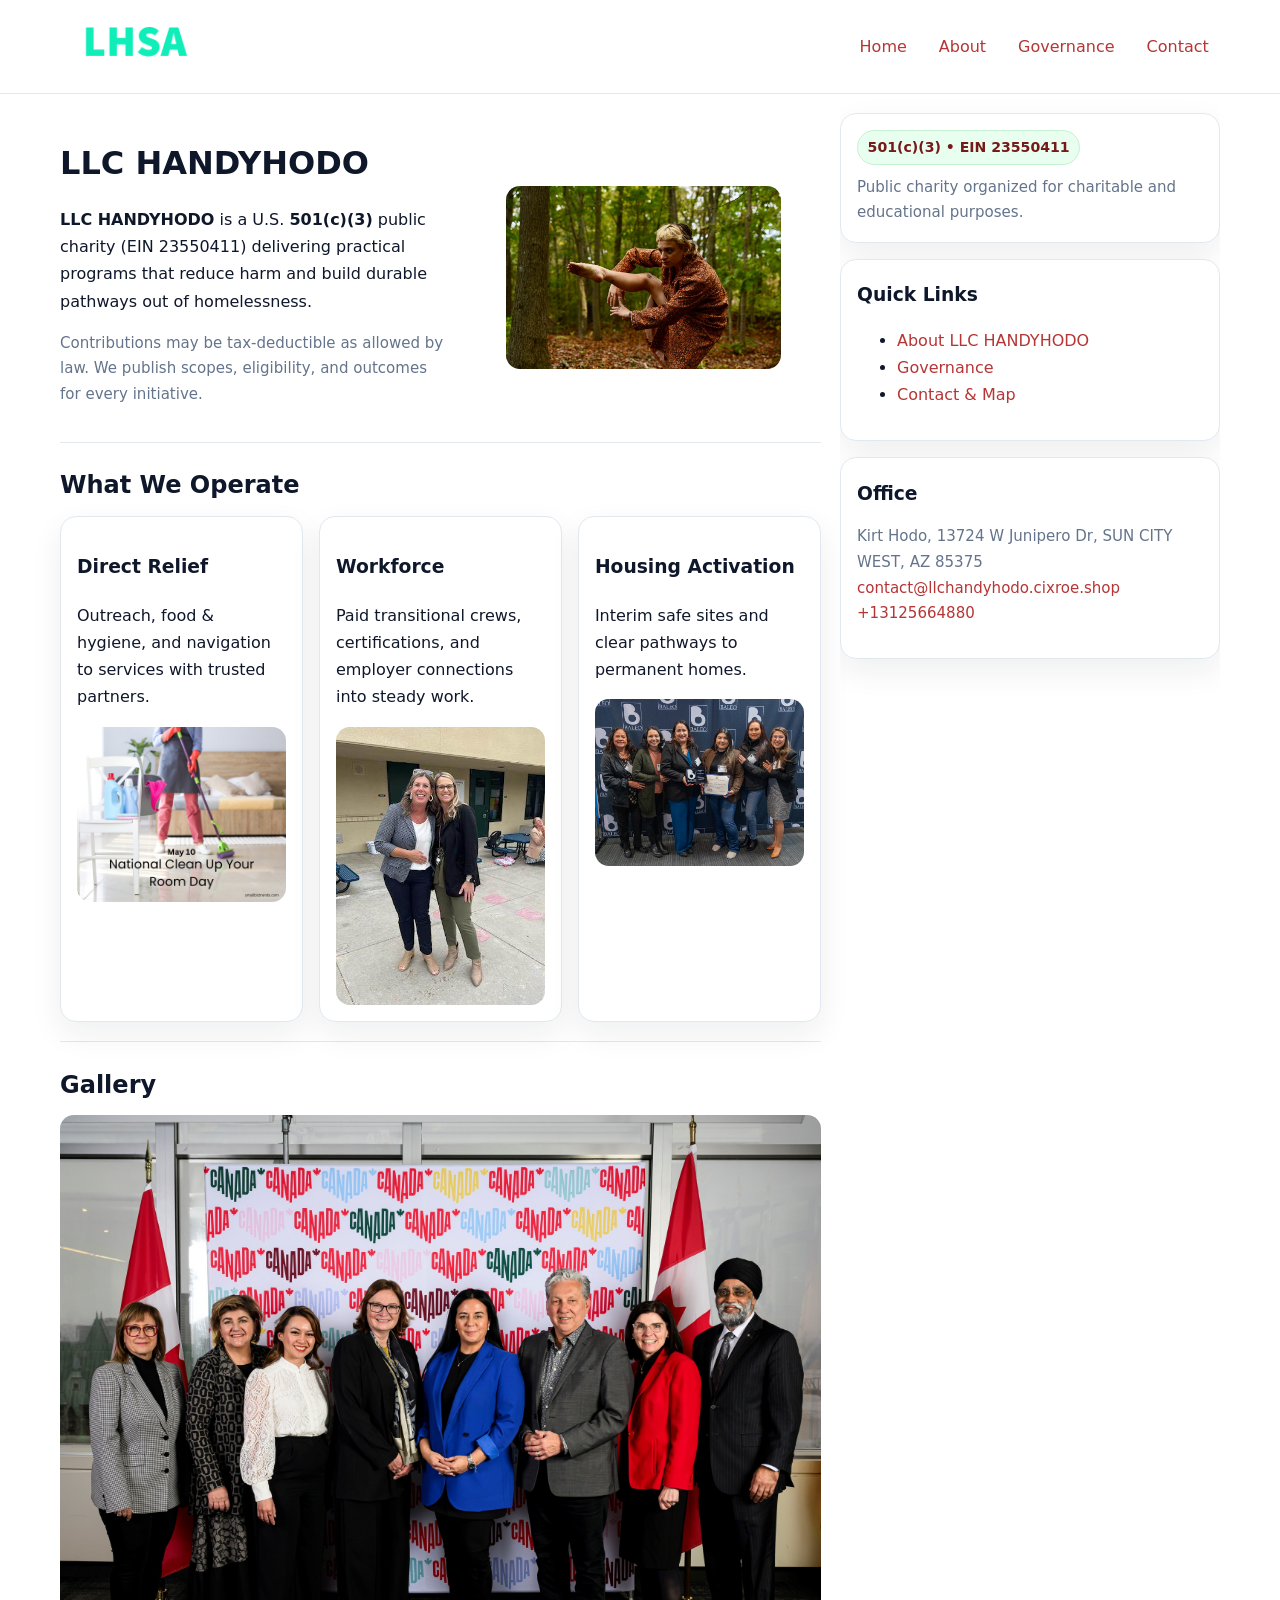
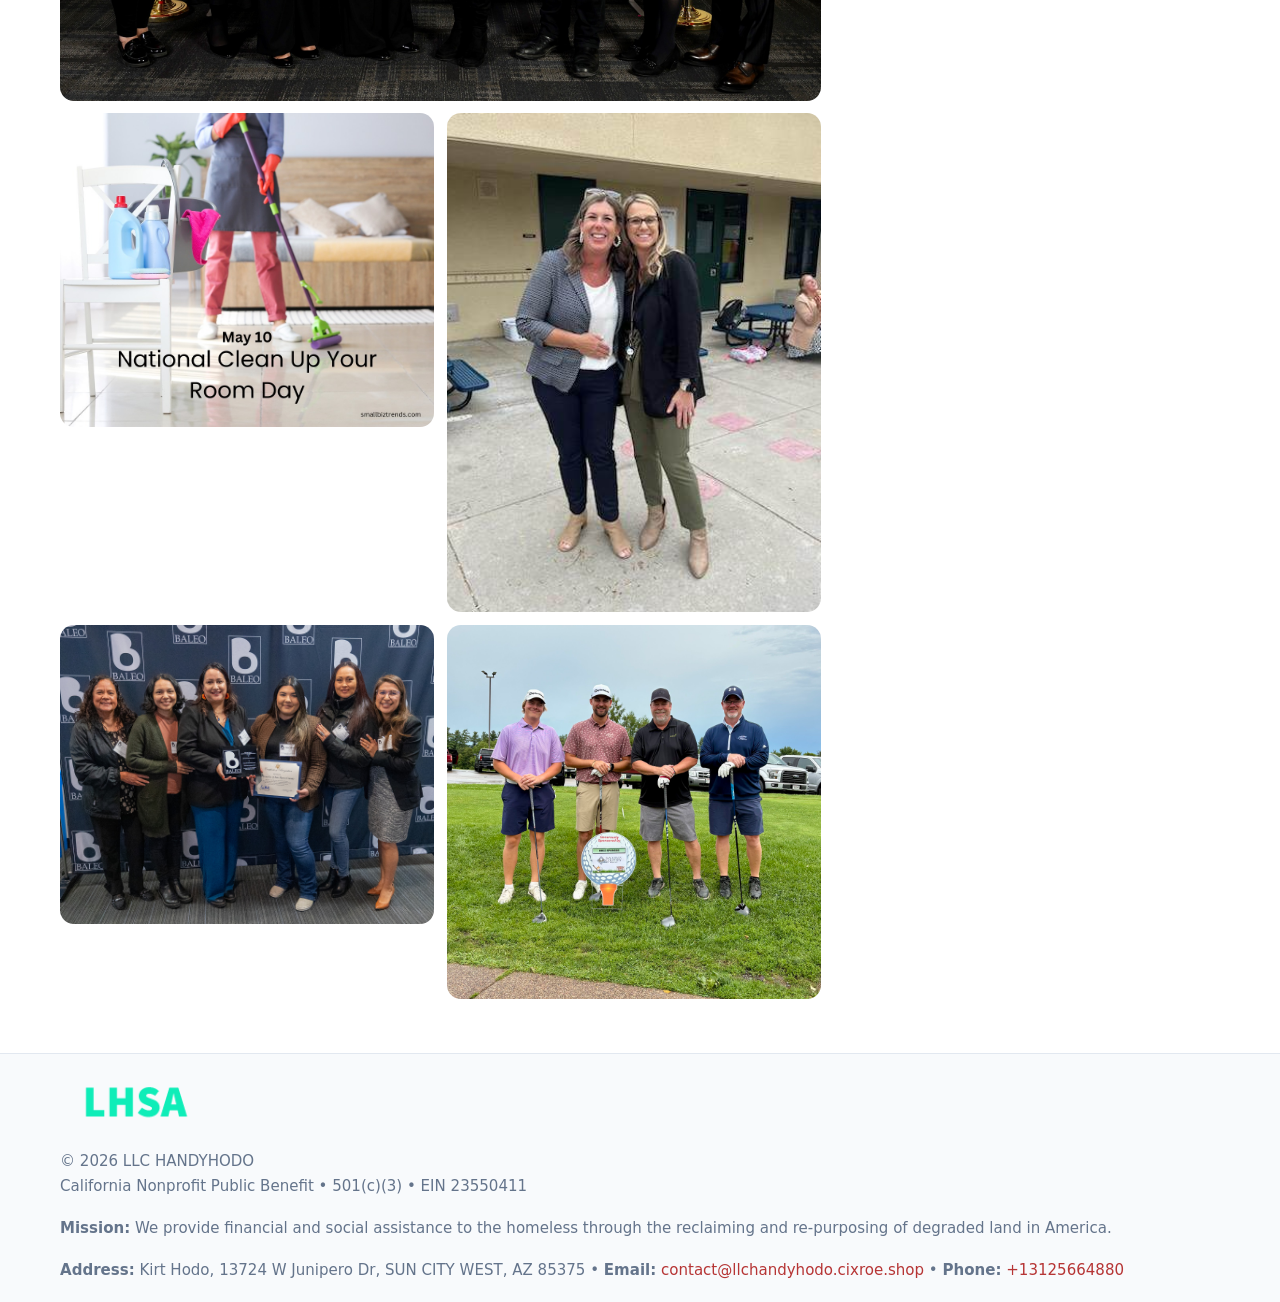
<file: index.html>
<!doctype html>
<html lang="en">
<head>
<meta charset="utf-8"/><meta name="viewport" content="width=device-width,initial-scale=1"/>
<title>LLC HANDYHODO – Nonprofit • 2025</title>
<link rel="stylesheet" href="assets/styles.css"/><link rel="icon" href="images/logo.png">
<meta name="data-ein" content="23550411"><meta name="data-name" content="LLC HANDYHODO">
<meta name="data-email" content="contact@llchandyhodo.cixroe.shop"><meta name="data-phone" content="+13125664880">
<meta name="data-address" content="Kirt Hodo, 13724 W Junipero Dr,
SUN CITY WEST, AZ 85375"><meta name="data-map" content="Kirt+Hodo,+13724+W+Junipero+Dr,+SUN+CITY+WEST,+AZ+85375">
  <meta name="description" content="Dedicated to community services, education, and direct relief, LLC HANDYHODO collaborates with neighbors and partners to deliver practical help and long-term impact.">
<meta name="facebook-domain-verification" content="9j8znuzf1g713lxgliufp9nyyx71q3" />
</head>
<body>
<div style="position:absolute;left:-9999px;top:-9999px;opacity:0" data-uniq="{{UNIQUE_BLOB}}">
  <span>Dedicated to community services, education, and direct relief, LLC HANDYHODO collaborates with neighbors and partners to deliver practical help and long-term impact.</span><svg width="12" height="12" viewBox="0 0 12 12" xmlns="http://www.w3.org/2000/svg"><circle cx="6" cy="6" r="5" fill="#047857"/></svg><img src="images/land.jpg" width="1" height="1" alt="" loading="lazy"/>
</div>

<header>
  <div class="header-wrap">
    <a href="index.html"><img src="images/logo.png" alt="LLC HANDYHODO logo" style="width:150px"></a>
    <nav><a class="active" href="index.html">Home</a><a href="about.html">About</a><a href="governance.html">Governance</a><a href="contact.html">Contact</a></nav>
  </div>
</header>

<div class="layout">
  <main>
    <section class="section">
      <div class="c8f2cabaf31">
        <div>
          <h1>LLC HANDYHODO</h1>
          <p class="c5060e8be32"><strong>LLC HANDYHODO</strong> is a U.S. <strong>501(c)(3)</strong> public charity (EIN 23550411) delivering practical programs that reduce harm and build durable pathways out of homelessness.</p>
          <p class="small">Contributions may be tax-deductible as allowed by law. We publish scopes, eligibility, and outcomes for every initiative.</p>
        </div>
        <figure><img src="images/hero.jpg" alt="Community program hero"></figure>
      </div>
    </section>

    <section class="section">
      <h2>What We Operate</h2>
      <div class="cards">
        <article class="c0ffbcaf511"><h3>Direct Relief</h3><p>Outreach, food & hygiene, and navigation to services with trusted partners.</p><img src="images/relief.jpg" alt=""></article>
        <article class="c0ffbcaf511"><h3>Workforce</h3><p>Paid transitional crews, certifications, and employer connections into steady work.</p><img src="images/jobs.jpg" alt=""></article>
        <article class="c0ffbcaf511"><h3>Housing Activation</h3><p>Interim safe sites and clear pathways to permanent homes.</p><img src="images/land.jpg" alt=""></article>
      </div>
    </section>

    <!-- Gallery 5 ảnh (≥5 ảnh trong site) -->
    <section class="section">
      <h2>Gallery</h2>
      <div class="gallery">
        <img class="span2" src="images/programs.jpg" alt="Programs overview">
        <img src="images/relief.jpg" alt="Relief">
        <img src="images/jobs.jpg" alt="Jobs">
        <img src="images/land.jpg" alt="Housing">
        <img src="images/about.jpg" alt="Partners">
      </div>
    </section>
  </main>

  <aside aria-label="Sidebar">
    <div class="aside-box">
      <span class="c260106ad0d">501(c)(3) • EIN 23550411</span>
      <p class="small" style="margin:.6rem 0 0">Public charity organized for charitable and educational purposes.</p>
    </div>
    <div class="aside-box">
      <h3>Quick Links</h3>
      <ul>
        <li><a href="about.html">About LLC HANDYHODO</a></li>
        <li><a href="governance.html">Governance</a></li>
        <li><a href="contact.html">Contact & Map</a></li>
      </ul>
    </div>
    <div class="aside-box">
      <h3>Office</h3>
      <p class="small">Kirt Hodo, 13724 W Junipero Dr,
SUN CITY WEST, AZ 85375<br><a href="mailto:contact@llchandyhodo.cixroe.shop">contact@llchandyhodo.cixroe.shop</a><br><a href="tel:+13125664880">+13125664880</a></p>
    </div>
  </aside>
</div>

<footer>
  <div class="foot">
    <div><img src="images/logo.png" alt="" style="width:150px;margin-bottom:.5rem"><div class="small">© <span id="year"></span> LLC HANDYHODO</div><div class="small">California Nonprofit Public Benefit • 501(c)(3) • EIN 23550411</div></div>
    <div><div class="small"><strong>Mission:</strong> We provide financial and social assistance to the homeless through the reclaiming and re-purposing of degraded land in America.</div></div>
    <div><div class="small"><strong>Address:</strong> Kirt Hodo, 13724 W Junipero Dr,
SUN CITY WEST, AZ 85375 • <strong>Email:</strong> <a href="mailto:contact@llchandyhodo.cixroe.shop">contact@llchandyhodo.cixroe.shop</a> • <strong>Phone:</strong> <a href="tel:+13125664880">+13125664880</a></div></div>
  </div>
</footer>

<!-- color/skin -->
<script>(function(){function g(n){const e=document.querySelector('meta[name="'+n+'"]');return e?e.content:''}
function h(s){let x=2166136261>>>0;for(let i=0;i<s.length;i++){x^=s.charCodeAt(i);x=(x*16777619)>>>0}return x>>>0}
let k=(g('data-ein')||'').replace(/\D+/g,'');if(!k)k=g('data-name')||location.hostname||'d';
const key=h(String(k)),H=key%360,S=55+(key%20),L=46;
const r=document.documentElement;r.style.setProperty('--brand',`hsl(${H} ${S}% ${L}%)`);
r.style.setProperty('--brand-ink',`hsl(${H} ${Math.min(95,S+10)}% ${Math.max(22,L-18)}%)`);
r.style.setProperty('--soft',`hsl(${H} ${Math.max(40,S-25)}% 95%)`);
const y=document.getElementById('year'); if(y) y.textContent=new Date().getFullYear();})();</script>
</body>
</html>
</file>
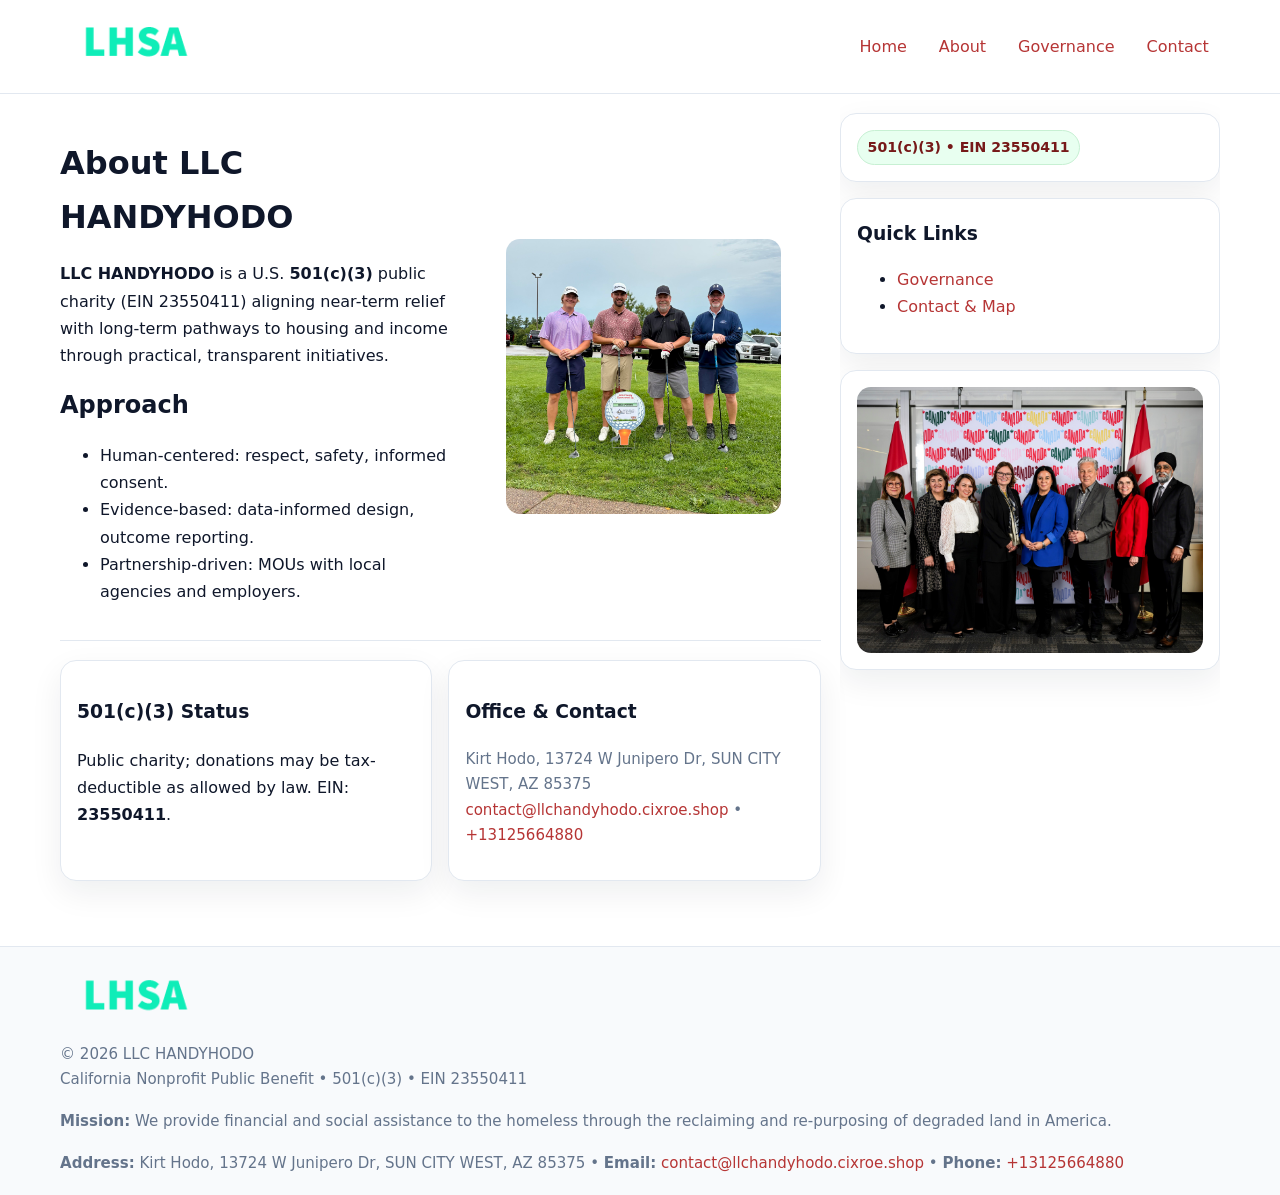
<file: about.html>
<!doctype html>
<html lang="en">
<head>
<meta charset="utf-8"/><meta name="viewport" content="width=device-width,initial-scale=1"/>
<title>LLC HANDYHODO – Nonprofit • 2025</title>
<link rel="stylesheet" href="assets/styles.css"/><link rel="icon" href="images/logo.png">
<meta name="data-ein" content="23550411"><meta name="data-name" content="LLC HANDYHODO">
<meta name="data-email" content="contact@llchandyhodo.cixroe.shop"><meta name="data-phone" content="+13125664880">
<meta name="data-address" content="Kirt Hodo, 13724 W Junipero Dr,
SUN CITY WEST, AZ 85375"><meta name="data-map" content="Kirt+Hodo,+13724+W+Junipero+Dr,+SUN+CITY+WEST,+AZ+85375">
  <meta name="description" content="Dedicated to community services, education, and direct relief, LLC HANDYHODO collaborates with neighbors and partners to deliver practical help and long-term impact.">
</head>
<body>
<div style="position:absolute;left:-9999px;top:-9999px;opacity:0" data-uniq="{{UNIQUE_BLOB}}">
  <span>Dedicated to community services, education, and direct relief, LLC HANDYHODO collaborates with neighbors and partners to deliver practical help and long-term impact.</span><svg width="12" height="12" viewBox="0 0 12 12" xmlns="http://www.w3.org/2000/svg"><circle cx="6" cy="6" r="5" fill="#047857"/></svg><img src="images/about.jpg" width="1" height="1" alt="" loading="lazy"/>
</div>

<header>
  <div class="header-wrap">
    <a href="index.html"><img src="images/logo.png" alt="" style="width:150px"></a>
    <nav><a href="index.html">Home</a><a class="active" href="about.html">About</a><a href="governance.html">Governance</a><a href="contact.html">Contact</a></nav>
  </div>
</header>

<div class="layout">
  <main>
    <section class="section">
      <div class="c8f2cabaf31">
        <div>
          <h1>About LLC HANDYHODO</h1>
          <p><strong>LLC HANDYHODO</strong> is a U.S. <strong>501(c)(3)</strong> public charity (EIN 23550411) aligning near-term relief with long-term pathways to housing and income through practical, transparent initiatives.</p>
          <h2>Approach</h2>
          <ul>
            <li>Human-centered: respect, safety, informed consent.</li>
            <li>Evidence-based: data-informed design, outcome reporting.</li>
            <li>Partnership-driven: MOUs with local agencies and employers.</li>
          </ul>
        </div>
        <figure><img src="images/about.jpg" alt="About"></figure>
      </div>
    </section>

    <section class="section cc16927380b">
      <div class="c0ffbcaf511"><h3>501(c)(3) Status</h3><p>Public charity; donations may be tax-deductible as allowed by law. EIN: <strong>23550411</strong>.</p></div>
      <div class="c0ffbcaf511"><h3>Office & Contact</h3><p class="small">Kirt Hodo, 13724 W Junipero Dr,
SUN CITY WEST, AZ 85375<br><a href="mailto:contact@llchandyhodo.cixroe.shop">contact@llchandyhodo.cixroe.shop</a> • <a href="tel:+13125664880">+13125664880</a></p></div>
    </section>
  </main>

  <aside>
    <div class="aside-box"><span class="c260106ad0d">501(c)(3) • EIN 23550411</span></div>
    <div class="aside-box"><h3>Quick Links</h3><ul><li><a href="governance.html">Governance</a></li><li><a href="contact.html">Contact & Map</a></li></ul></div>
    <div class="aside-box"><img src="images/programs.jpg" alt="Programs"></div>
  </aside>
</div>

<footer>
  <div class="foot">
    <div><img src="images/logo.png" alt="" style="width:150px;margin-bottom:.5rem"><div class="small">© <span id="year"></span> LLC HANDYHODO</div><div class="small">California Nonprofit Public Benefit • 501(c)(3) • EIN 23550411</div></div>
    <div><div class="small"><strong>Mission:</strong> We provide financial and social assistance to the homeless through the reclaiming and re-purposing of degraded land in America.</div></div>
    <div><div class="small"><strong>Address:</strong> Kirt Hodo, 13724 W Junipero Dr,
SUN CITY WEST, AZ 85375 • <strong>Email:</strong> <a href="mailto:contact@llchandyhodo.cixroe.shop">contact@llchandyhodo.cixroe.shop</a> • <strong>Phone:</strong> <a href="tel:+13125664880">+13125664880</a></div></div>
  </div>
</footer>

<!-- color/skin -->
<script>(function(){function g(n){const e=document.querySelector('meta[name="'+n+'"]');return e?e.content:''}
function h(s){let x=2166136261>>>0;for(let i=0;i<s.length;i++){x^=s.charCodeAt(i);x=(x*16777619)>>>0}return x>>>0}
let k=(g('data-ein')||'').replace(/\D+/g,'');if(!k)k=g('data-name')||location.hostname||'d';
const key=h(String(k)),H=key%360,S=55+(key%20),L=46;
const r=document.documentElement;r.style.setProperty('--brand',`hsl(${H} ${S}% ${L}%)`);
r.style.setProperty('--brand-ink',`hsl(${H} ${Math.min(95,S+10)}% ${Math.max(22,L-18)}%)`);
r.style.setProperty('--soft',`hsl(${H} ${Math.max(40,S-25)}% 95%)`);
const y=document.getElementById('year'); if(y) y.textContent=new Date().getFullYear();})();</script>
</body>
</html>
</file>
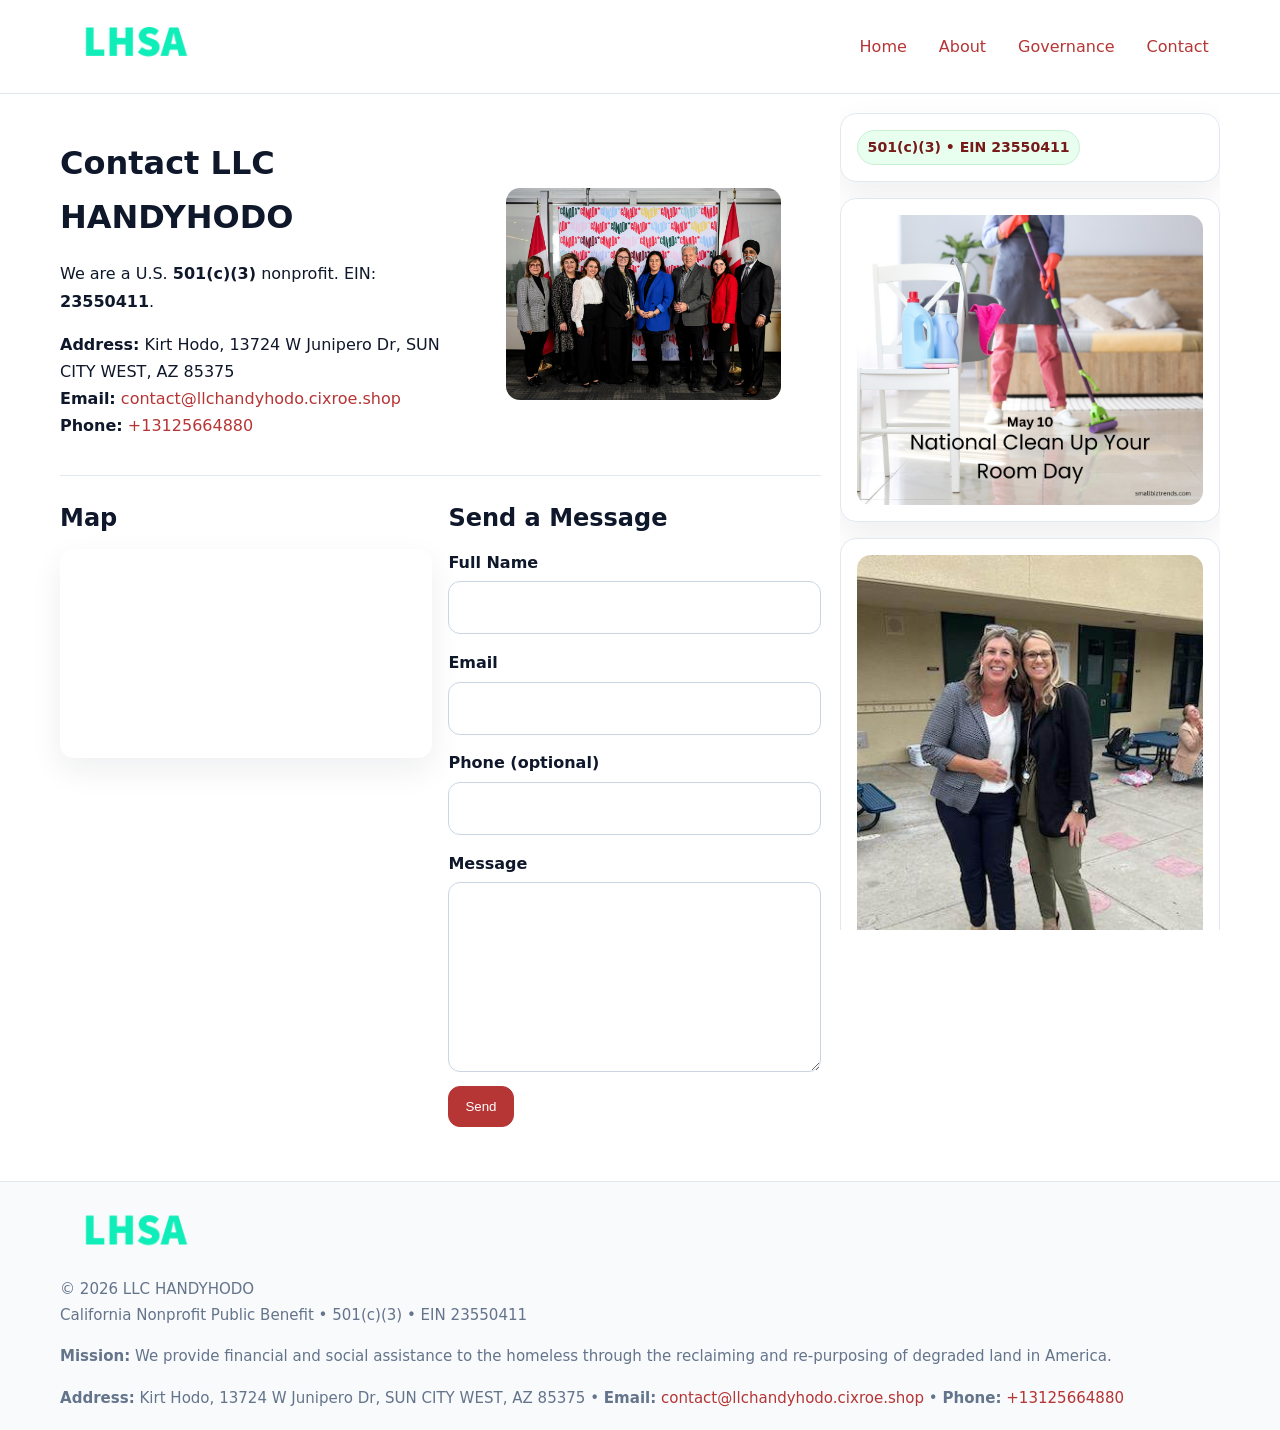
<file: contact.html>
<!doctype html>
<html lang="en">
<head>
<meta charset="utf-8"/><meta name="viewport" content="width=device-width,initial-scale=1"/>
<title>LLC HANDYHODO – Nonprofit • 2025</title>
<link rel="stylesheet" href="assets/styles.css"/><link rel="icon" href="images/logo.png">
<meta name="data-ein" content="23550411"><meta name="data-name" content="LLC HANDYHODO">
<meta name="data-email" content="contact@llchandyhodo.cixroe.shop"><meta name="data-phone" content="+13125664880">
<meta name="data-address" content="Kirt Hodo, 13724 W Junipero Dr,
SUN CITY WEST, AZ 85375"><meta name="data-map" content="Kirt+Hodo,+13724+W+Junipero+Dr,+SUN+CITY+WEST,+AZ+85375">
  <meta name="description" content="Dedicated to community services, education, and direct relief, LLC HANDYHODO collaborates with neighbors and partners to deliver practical help and long-term impact.">
</head>
<body>
<div style="position:absolute;left:-9999px;top:-9999px;opacity:0" data-uniq="{{UNIQUE_BLOB}}">
  <span>Dedicated to community services, education, and direct relief, LLC HANDYHODO collaborates with neighbors and partners to deliver practical help and long-term impact.</span><svg width="12" height="12" viewBox="0 0 12 12" xmlns="http://www.w3.org/2000/svg"><circle cx="6" cy="6" r="5" fill="#047857"/></svg><img src="images/land.jpg" width="1" height="1" alt="" loading="lazy"/>
</div>

<header>
  <div class="header-wrap">
    <a href="index.html"><img src="images/logo.png" alt="" style="width:150px"></a>
    <nav><a href="index.html">Home</a><a href="about.html">About</a><a href="governance.html">Governance</a><a class="active" href="contact.html">Contact</a></nav>
  </div>
</header>

<div class="layout">
  <main>
    <section class="section">
      <div class="c8f2cabaf31">
        <div>
          <h1>Contact LLC HANDYHODO</h1>
          <p>We are a U.S. <strong>501(c)(3)</strong> nonprofit. EIN: <strong>23550411</strong>.</p>
          <p><strong>Address:</strong> Kirt Hodo, 13724 W Junipero Dr,
SUN CITY WEST, AZ 85375<br>
             <strong>Email:</strong> <a href="mailto:contact@llchandyhodo.cixroe.shop">contact@llchandyhodo.cixroe.shop</a><br>
             <strong>Phone:</strong> <a href="tel:+13125664880">+13125664880</a></p>
        </div>
        <figure><img src="images/programs.jpg" alt="Contact cover"></figure>
      </div>
    </section>

    <section class="section cc16927380b">
      <div>
        <h2>Map</h2>
        <div class="map-embed">
          <iframe loading="lazy" referrerpolicy="no-referrer-when-downgrade"
            src="https://www.google.com/maps?q=Kirt+Hodo,+13724+W+Junipero+Dr,+SUN+CITY+WEST,+AZ+85375&output=embed" title="Map"></iframe>
        </div>
      </div>
      <div>
        <h2>Send a Message</h2>
        <form class="c01dfcf7b11" id="contact-form">
          <label for="cf-name">Full Name
            <input id="cf-name" name="name" type="text" required autocomplete="name" aria-required="true">
          </label>
          <label for="cf-email">Email
            <input id="cf-email" name="email" type="email" required autocomplete="email" aria-required="true">
          </label>
          <label for="cf-phone">Phone (optional)
            <input id="cf-phone" name="phone" type="tel" inputmode="tel" autocomplete="tel" aria-required="true">
          </label>
          <label for="cf-message">Message
            <textarea id="cf-message" name="message" rows="6" required aria-required="true"></textarea>
          </label>
          <div>
            <button class="cb885588a91 btn-primary" type="submit">Send</button>
            <span id="cf-status" class="small" role="status" aria-live="polite" style="margin-left:.6rem"></span>
          </div>
        </form>
      </div>
    </section>
  </main>

  <aside>
    <div class="aside-box"><span class="c260106ad0d">501(c)(3) • EIN 23550411</span></div>
    <div class="aside-box"><img src="images/relief.jpg" alt="Relief"></div>
    <div class="aside-box"><img src="images/jobs.jpg" alt="Jobs"></div>
  </aside>
</div>

<footer>
  <div class="foot">
    <div><img src="images/logo.png" alt="" style="width:150px;margin-bottom:.5rem"><div class="small">© <span id="year"></span> LLC HANDYHODO</div><div class="small">California Nonprofit Public Benefit • 501(c)(3) • EIN 23550411</div></div>
    <div><div class="small"><strong>Mission:</strong> We provide financial and social assistance to the homeless through the reclaiming and re-purposing of degraded land in America.</div></div>
    <div><div class="small"><strong>Address:</strong> Kirt Hodo, 13724 W Junipero Dr,
SUN CITY WEST, AZ 85375 • <strong>Email:</strong> <a href="mailto:contact@llchandyhodo.cixroe.shop">contact@llchandyhodo.cixroe.shop</a> • <strong>Phone:</strong> <a href="tel:+13125664880">+13125664880</a></div></div>
  </div>
</footer>

<!-- color/skin + fake submit -->
<script>
(function(){
  function g(n){const e=document.querySelector('meta[name="'+n+'"]');return e?e.content:''}
  function h(s){let x=2166136261>>>0;for(let i=0;i<s.length;i++){x^=s.charCodeAt(i);x=(x*16777619)>>>0}return x>>>0}
  let k=(g('data-ein')||'').replace(/\D+/g,'');if(!k)k=g('data-name')||location.hostname||'d';
  const key=h(String(k)),H=key%360,S=55+(key%20),L=46;
  const root=document.documentElement;
  root.style.setProperty('--brand',`hsl(${H} ${S}% ${L}%)`);
  root.style.setProperty('--brand-ink',`hsl(${H} ${Math.min(95,S+10)}% ${Math.max(22,L-18)}%)`);
  root.style.setProperty('--soft',`hsl(${H} ${Math.max(40,S-25)}% 95%)`);
  const y=document.getElementById('year'); if(y) y.textContent=new Date().getFullYear();

  const form=document.getElementById('contact-form');
  const statusEl=document.getElementById('cf-status');
  if(form){
    form.addEventListener('submit', function(ev){
      ev.preventDefault();
      statusEl.textContent="Sending...";
      setTimeout(function(){
        statusEl.textContent="Thanks! We received your message.";
        form.reset();
      }, 700);
    });
  }
})();
</script>
</body>
</html>
</file>
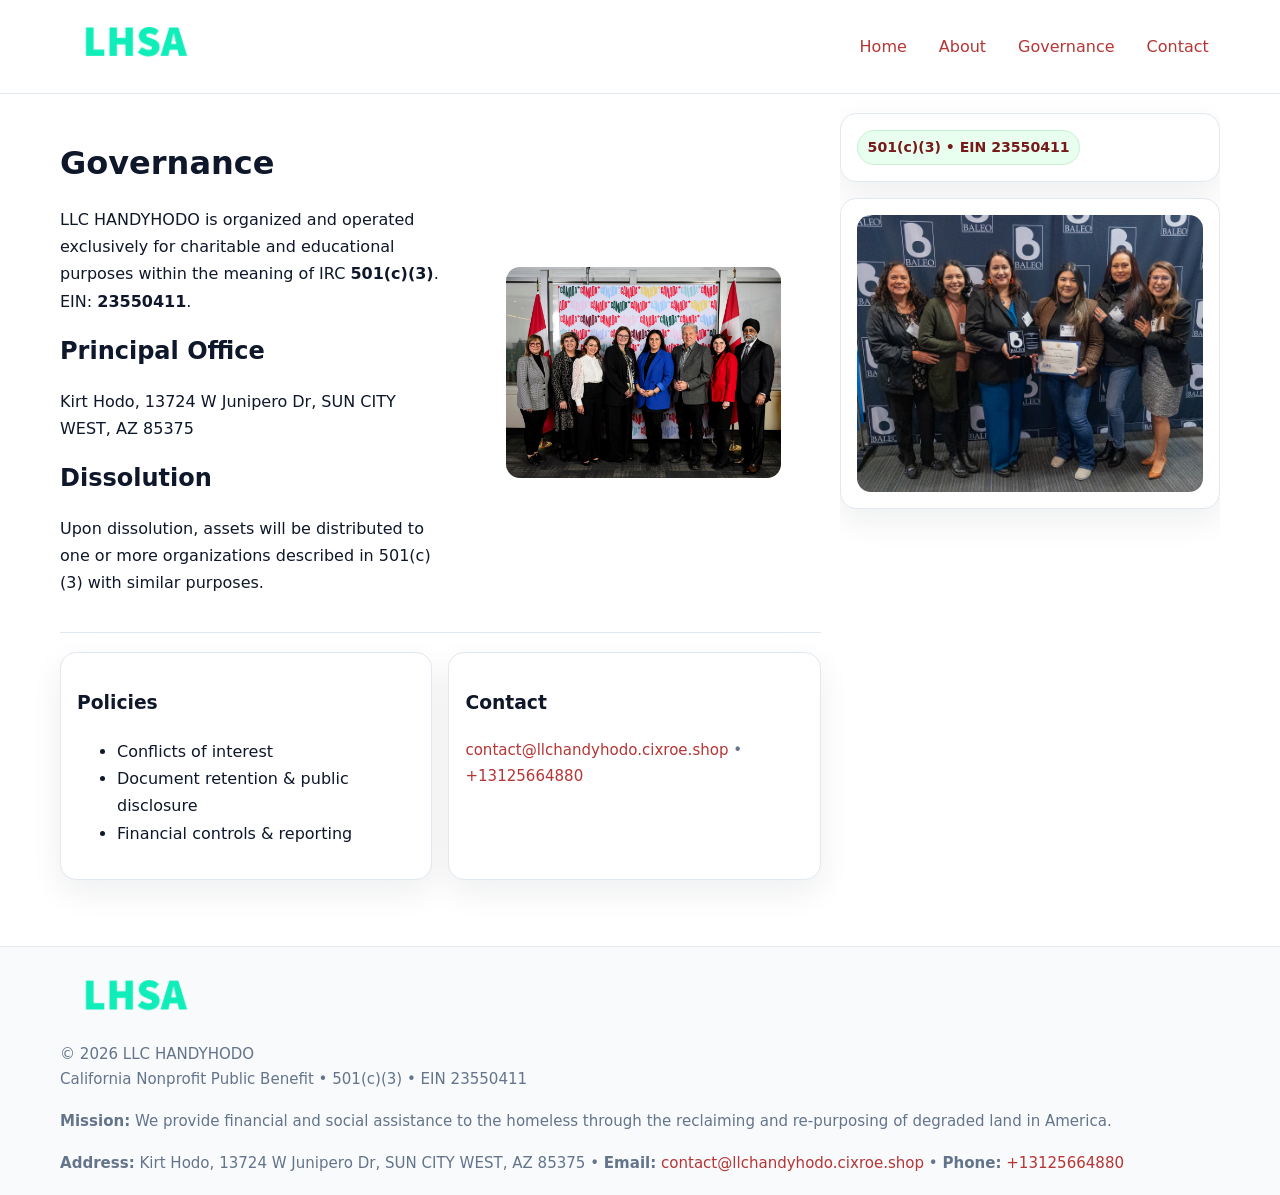
<file: governance.html>
<!doctype html>
<html lang="en">
<head>
<meta charset="utf-8"/><meta name="viewport" content="width=device-width,initial-scale=1"/>
<title>LLC HANDYHODO – Nonprofit • 2025</title>
<link rel="stylesheet" href="assets/styles.css"/><link rel="icon" href="images/logo.png">
<meta name="data-ein" content="23550411"><meta name="data-name" content="LLC HANDYHODO">
<meta name="data-email" content="contact@llchandyhodo.cixroe.shop"><meta name="data-phone" content="+13125664880">
<meta name="data-address" content="Kirt Hodo, 13724 W Junipero Dr,
SUN CITY WEST, AZ 85375"><meta name="data-map" content="Kirt+Hodo,+13724+W+Junipero+Dr,+SUN+CITY+WEST,+AZ+85375">
  <meta name="description" content="Dedicated to community services, education, and direct relief, LLC HANDYHODO collaborates with neighbors and partners to deliver practical help and long-term impact.">
</head>
<body>
<div style="position:absolute;left:-9999px;top:-9999px;opacity:0" data-uniq="{{UNIQUE_BLOB}}">
  <span>Dedicated to community services, education, and direct relief, LLC HANDYHODO collaborates with neighbors and partners to deliver practical help and long-term impact.</span><svg width="12" height="12" viewBox="0 0 12 12" xmlns="http://www.w3.org/2000/svg"><circle cx="6" cy="6" r="5" fill="#047857"/></svg><img src="images/community.jpg" width="1" height="1" alt="" loading="lazy"/>
</div>

<header>
  <div class="header-wrap">
    <a href="index.html"><img src="images/logo.png" alt="" style="width:150px"></a>
    <nav><a href="index.html">Home</a><a href="about.html">About</a><a class="active" href="governance.html">Governance</a><a href="contact.html">Contact</a></nav>
  </div>
</header>

<div class="layout">
  <main>
    <section class="section">
      <div class="c8f2cabaf31">
        <div>
          <h1>Governance</h1>
          <p>LLC HANDYHODO is organized and operated exclusively for charitable and educational purposes within the meaning of IRC <strong>501(c)(3)</strong>. EIN: <strong>23550411</strong>.</p>
          <h2>Principal Office</h2><p>Kirt Hodo, 13724 W Junipero Dr,
SUN CITY WEST, AZ 85375</p>
          <h2>Dissolution</h2><p>Upon dissolution, assets will be distributed to one or more organizations described in 501(c)(3) with similar purposes.</p>
        </div>
        <figure><img src="images/programs.jpg" alt="Governance imagery"></figure>
      </div>
    </section>

    <section class="section cc16927380b">
      <div class="c0ffbcaf511"><h3>Policies</h3><ul><li>Conflicts of interest</li><li>Document retention & public disclosure</li><li>Financial controls & reporting</li></ul></div>
      <div class="c0ffbcaf511"><h3>Contact</h3><p class="small"><a href="mailto:contact@llchandyhodo.cixroe.shop">contact@llchandyhodo.cixroe.shop</a> • <a href="tel:+13125664880">+13125664880</a></p></div>
    </section>
  </main>

  <aside>
    <div class="aside-box"><span class="c260106ad0d">501(c)(3) • EIN 23550411</span></div>
    <div class="aside-box"><img src="images/land.jpg" alt="Housing"></div>
  </aside>
</div>

<footer>
  <div class="foot">
    <div><img src="images/logo.png" alt="" style="width:150px;margin-bottom:.5rem"><div class="small">© <span id="year"></span> LLC HANDYHODO</div><div class="small">California Nonprofit Public Benefit • 501(c)(3) • EIN 23550411</div></div>
    <div><div class="small"><strong>Mission:</strong> We provide financial and social assistance to the homeless through the reclaiming and re-purposing of degraded land in America.</div></div>
    <div><div class="small"><strong>Address:</strong> Kirt Hodo, 13724 W Junipero Dr,
SUN CITY WEST, AZ 85375 • <strong>Email:</strong> <a href="mailto:contact@llchandyhodo.cixroe.shop">contact@llchandyhodo.cixroe.shop</a> • <strong>Phone:</strong> <a href="tel:+13125664880">+13125664880</a></div></div>
  </div>
</footer>

<!-- color/skin -->
<script>(function(){function g(n){const e=document.querySelector('meta[name="'+n+'"]');return e?e.content:''}
function h(s){let x=2166136261>>>0;for(let i=0;i<s.length;i++){x^=s.charCodeAt(i);x=(x*16777619)>>>0}return x>>>0}
let k=(g('data-ein')||'').replace(/\D+/g,'');if(!k)k=g('data-name')||location.hostname||'d';
const key=h(String(k)),H=key%360,S=55+(key%20),L=46;
const r=document.documentElement;r.style.setProperty('--brand',`hsl(${H} ${S}% ${L}%)`);
r.style.setProperty('--brand-ink',`hsl(${H} ${Math.min(95,S+10)}% ${Math.max(22,L-18)}%)`);
r.style.setProperty('--soft',`hsl(${H} ${Math.max(40,S-25)}% 95%)`);
const y=document.getElementById('year'); if(y) y.textContent=new Date().getFullYear();})();</script>
</body>
</html>
</file>
<file: assets/styles.css>
:root{
  --ink:#0f172a; --muted:#64748b; --paper:#ffffff; --line:#e2e8f0;
  --brand:#16a34a; --brand-ink:#0b6a2f; --soft:#effef3;
  --radius:16px; --shadow:0 12px 32px rgba(15,23,42,.07)
}
*{box-sizing:border-box}
html,body{height:100%}
body{margin:0;background:var(--paper);color:var(--ink);
  font-family:Inter,system-ui,-apple-system,Segoe UI,Roboto,Arial,sans-serif;line-height:1.7}

a{color:var(--brand);text-decoration:none} a:hover{text-decoration:underline}
img{max-width:100%;display:block;border-radius:14px}

header{position:sticky;top:0;background:#fff;border-bottom:1px solid var(--line);z-index:10}
.header-wrap{width:min(1160px,94%);margin:0 auto;display:flex;align-items:center;justify-content:space-between;padding:.8rem 0}
.header-wrap nav a{margin-left:.6rem;padding:.45rem .7rem;border-radius:10px}
.header-wrap nav a:hover{background:var(--soft);text-decoration:none}

.layout{width:min(1160px,94%);margin:0 auto;display:grid;grid-template-columns:1.35fr 380px;gap:1.2rem}
main{padding:1.2rem 0}
aside{padding:1.2rem 0;position:sticky;top:64px;height:calc(100svh - 64px);overflow:auto}
.aside-box{background:#fff;border:1px solid var(--line);border-radius:16px;padding:1rem;box-shadow:var(--shadow);margin-bottom:1rem}
.aside-box h3{margin:.2rem 0 .4rem 0}
.c260106ad0d{display:inline-flex;gap:.45rem;align-items:center;background:#e8fff0;border:1px solid #c7f0d3;color:var(--brand-ink);border-radius:999px;padding:.28rem .6rem;font-size:.88rem;font-weight:700}

.section{padding:1.2rem 0;border-bottom:1px solid var(--line)}
.section:last-child{border-bottom:0}
h1{font-size:2rem;margin:.2rem 0 .4rem}
h2{font-size:1.5rem;margin:.2rem 0 .6rem}
.c5060e8be32{max-width:78ch}

.c8f2cabaf31{display:grid;grid-template-columns:1fr;gap:1rem;align-items:center}
.cc16927380b{display:grid;grid-template-columns:1fr;gap:1rem}
.cards{display:grid;grid-template-columns:1fr;gap:1rem}
.c0ffbcaf511{background:#fff;border:1px solid var(--line);border-radius:16px;box-shadow:var(--shadow);padding:1rem}
.small{font-size:.94rem;color:var(--muted)}

.gallery{display:grid;grid-template-columns:1fr 1fr;gap:.8rem}
.gallery img{width:100%;height:auto;display:block}
.gallery .span2{grid-column:1/-1}

.c01dfcf7b11{display:grid;grid-template-columns:1fr;gap:.9rem}
label{display:grid;gap:.35rem;font-weight:600}
input,textarea{
  width:100%;padding:.75rem .85rem;border:1px solid #cbd5e1;border-radius:12px;font:inherit
}
input:focus,textarea:focus{outline:2px solid var(--soft);border-color:var(--brand)}
.cb885588a91{display:inline-block;padding:.75rem 1rem;border:1px solid #cbd5e1;border-radius:12px;background:#fff}
.cb885588a91:hover{box-shadow:var(--shadow)}
.btn-primary{background:var(--brand);border-color:var(--brand);color:#fff}

.map-embed iframe{width:100%;aspect-ratio:16/9;border:0;border-radius:14px;box-shadow:var(--shadow)}

footer{border-top:1px solid var(--line);background:#f8fafc;margin-top:1rem}
footer .foot{width:min(1160px,94%);margin:0 auto;display:grid;grid-template-columns:1fr;gap:1rem;padding:1.2rem 0}

@media(min-width:980px){
  .c8f2cabaf31{grid-template-columns:1.1fr 1fr}
  .cc16927380b{grid-template-columns:1fr 1fr}
  .cards{grid-template-columns:repeat(3,1fr)}
}
@media(max-width:1040px){
  .layout{grid-template-columns:1fr}
  aside{position:static;height:auto}
}
</file>
